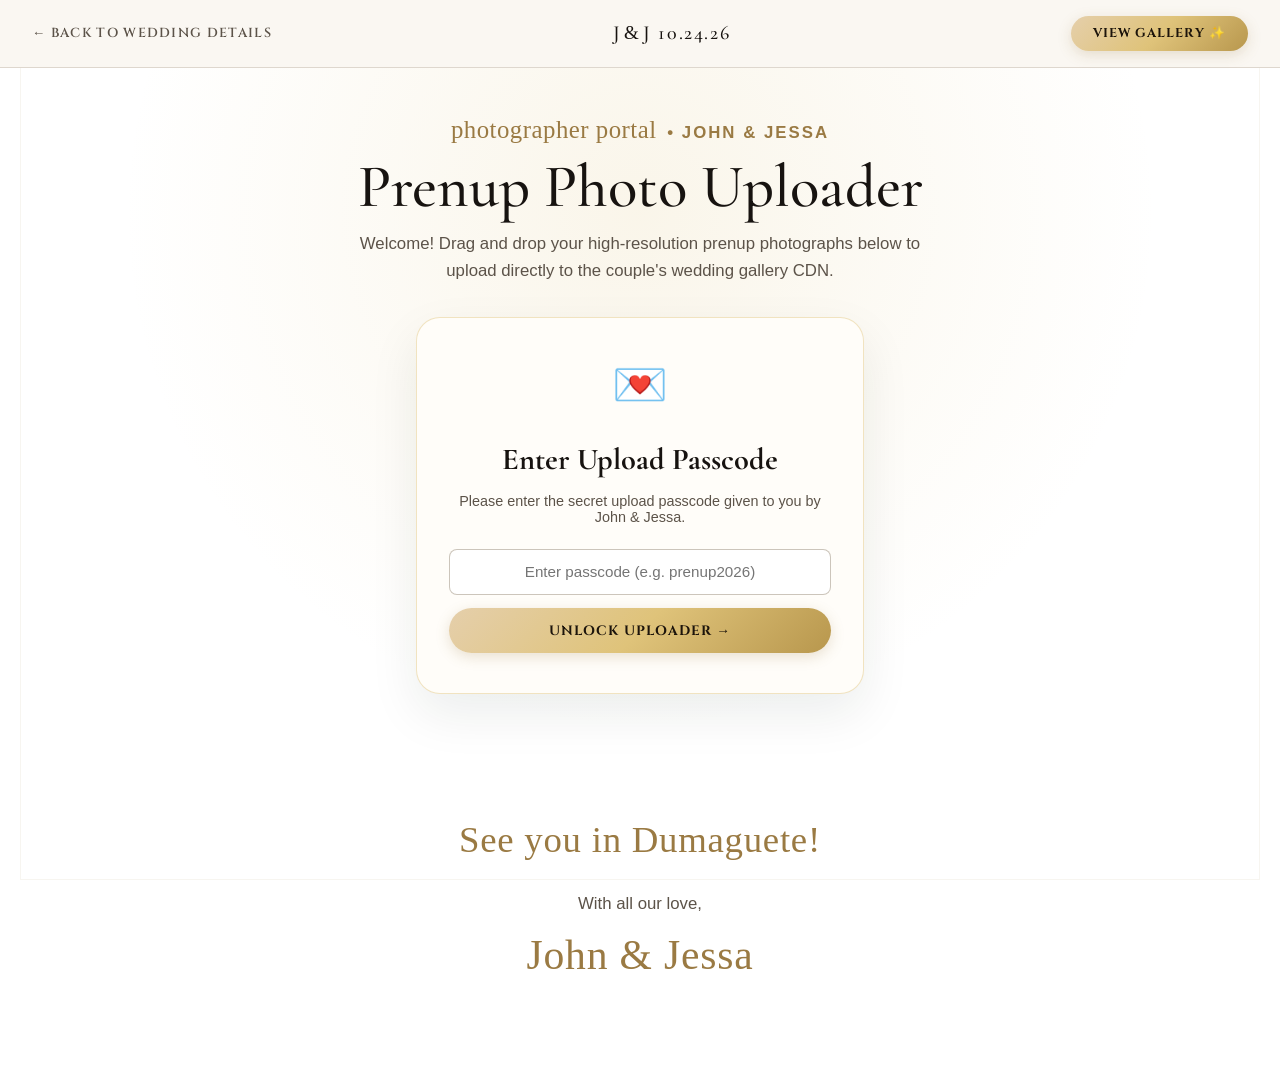
<file: upload.html>
<!DOCTYPE html>
<html lang="en">
  <head>
    <meta charset="UTF-8" />
    <meta name="viewport" content="width=device-width, initial-scale=1.0" />
    <title>Photographer Portal • Prenup Uploads • John &amp; Jessa • 10.24.26</title>
    <link rel="icon" type="image/svg+xml" href="favicon.svg" />
    <link rel="preconnect" href="https://fonts.googleapis.com" />
    <link rel="preconnect" href="https://fonts.gstatic.com" crossorigin />
    <link
      href="https://fonts.googleapis.com/css2?family=Cinzel:wght@400;500;600;700&family=Cormorant+Garamond:ital,wght@0,400;0,500;0,600;0,700;1,400;1,600&family=Montserrat:wght@300;400;500;600;700&family=Pinyon+Script&display=swap"
      rel="stylesheet"
    />
    <link rel="stylesheet" href="styles.css" />
  </head>
  <body class="page-upload">
    <!-- Topbar Navigation -->
    <header class="prenup-nav">
      <a href="index.html" class="nav-back-link">
        &larr; Back to Wedding Details
      </a>
      <a class="brand" href="index.html">J<span class="script-amp">&amp;</span>J 10.24.26</a>
      <div class="topbar-actions">
        <a class="nav-pill-btn" href="prenup.html">View Gallery ✨</a>
      </div>
    </header>

    <main class="uploader-main-section">
      <div class="uploader-wrapper">
        <!-- Section Heading -->
        <div class="section-heading" style="margin-bottom: 2rem;">
          <p class="eyebrow"><span class="script-accent">photographer portal</span> &bull; John &amp; Jessa</p>
          <h1 style="font-family: 'Cormorant Garamond', serif; font-size: clamp(2.4rem, 6vw, 3.8rem); font-weight: 500; color: var(--ink); margin: 0.25rem 0 0.5rem;">
            Prenup Photo Uploader
          </h1>
          <p style="color: var(--soft-ink); font-size: 1.05rem; max-width: 36rem; margin: 0 auto; line-height: 1.6;">
            Welcome! Drag and drop your high-resolution prenup photographs below to upload directly to the couple's wedding gallery CDN.
          </p>
        </div>

        <!-- Token Gate Box (if token missing in URL) -->
        <div id="tokenGateBox" class="uploader-gold-card" style="display: none; max-width: 28rem; margin: 0 auto; text-align: center; padding: 2.5rem 2rem;">
          <span style="font-size: 2.8rem; display: block; margin-bottom: 0.5rem;">💌</span>
          <h3 style="font-family: 'Cormorant Garamond', serif; font-size: 1.9rem; color: var(--ink); margin-bottom: 0.4rem;">
            Enter Upload Passcode
          </h3>
          <p style="color: var(--soft-ink); font-size: 0.9rem; margin-bottom: 1.5rem;">
            Please enter the secret upload passcode given to you by John &amp; Jessa.
          </p>
          <div style="display: flex; flex-direction: column; gap: 0.85rem;">
            <input
              type="password"
              id="tokenInput"
              placeholder="Enter passcode (e.g. prenup2026)"
              style="width: 100%; padding: 0.85rem 1rem; border-radius: 8px; border: 1px solid var(--rule-strong); background: #fff; color: var(--ink); font-size: 0.95rem; text-align: center;"
            />
            <button
              type="button"
              id="btnSubmitToken"
              class="nav-pill-btn"
              style="width: 100%; border: none; cursor: pointer; padding: 0.85rem; font-size: 0.85rem;"
            >
              Unlock Uploader &rarr;
            </button>
          </div>
        </div>

        <!-- Main Uploader App -->
        <div id="uploaderApp" class="uploader-gold-card">
          <!-- Botanical SVG Corners -->
          <div class="photo-floral-corner photo-floral-top-left" aria-hidden="true">
            <svg width="80" height="80" viewBox="0 0 100 100" fill="none" xmlns="http://www.w3.org/2000/svg">
              <path d="M8 85 Q30 45 85 12" stroke="#8a9780" stroke-width="2" stroke-linecap="round" />
              <path d="M42 38 C30 26 18 28 14 38 C10 44 22 52 36 44 Z" fill="#b1bda8" opacity="0.9" />
              <path d="M58 24 C46 12 34 14 30 22 C26 28 38 36 52 30 Z" fill="#9da993" opacity="0.9" />
              <path d="M76 14 C66 4 54 6 50 14 C46 20 56 28 70 21 Z" fill="#b8c3af" opacity="0.9" />
              <circle cx="26" cy="45" r="3.2" fill="#dfc37a" />
              <circle cx="45" cy="20" r="2.8" fill="#a4b09b" />
              <circle cx="66" cy="10" r="3.2" fill="#dfc37a" />
            </svg>
          </div>

          <div class="photo-floral-corner photo-floral-bottom-right" aria-hidden="true">
            <svg width="80" height="80" viewBox="0 0 100 100" fill="none" xmlns="http://www.w3.org/2000/svg">
              <path d="M92 15 Q70 55 15 88" stroke="#8a9780" stroke-width="2" stroke-linecap="round" />
              <path d="M58 62 C70 74 82 72 86 62 C90 56 78 48 64 56 Z" fill="#b1bda8" opacity="0.9" />
              <path d="M42 76 C54 88 66 86 70 78 C74 72 62 64 48 70 Z" fill="#9da993" opacity="0.9" />
              <path d="M24 86 C34 96 46 94 50 86 C54 80 44 72 30 79 Z" fill="#b8c3af" opacity="0.9" />
              <circle cx="74" cy="55" r="3.2" fill="#dfc37a" />
              <circle cx="55" cy="80" r="2.8" fill="#a4b09b" />
              <circle cx="34" cy="90" r="3.2" fill="#dfc37a" />
            </svg>
          </div>

          <!-- Drag & Drop Zone -->
          <div class="uploader-dropzone-elegant" id="dropzone">
            <div class="dropzone-badge-icon">📸</div>
            <h3 style="font-family: 'Cormorant Garamond', serif; font-size: 1.85rem; color: var(--ink); margin: 0.4rem 0 0.3rem;">
              Drag &amp; drop photos here
            </h3>
            <p style="color: var(--soft-ink); font-size: 0.92rem; margin: 0 0 1rem;">
              Supports high-resolution JPG, PNG, and WebP images.
            </p>
            <span class="choose-files-badge">Choose Photos from Computer &rarr;</span>
            <input type="file" id="fileInput" class="uploader-file-input" multiple accept="image/jpeg,image/png,image/webp,image/avif" />
          </div>

          <!-- Queue List -->
          <div class="uploader-queue" id="uploaderQueue" style="display: none; margin-top: 2rem;">
            <div class="uploader-queue-header">
              <strong style="font-family: 'Cinzel', serif; font-size: 0.95rem; letter-spacing: 0.1em; color: var(--ink);">
                Selected Photos (<span id="queueCount">0</span>)
              </strong>
              <button
                type="button"
                id="btnClearQueue"
                style="background: none; border: none; color: var(--soft-ink); font-size: 0.85rem; cursor: pointer; text-decoration: underline;"
              >
                Clear Selection
              </button>
            </div>

            <div id="fileListContainer">
              <!-- Dynamically populated files -->
            </div>

            <button type="button" class="nav-pill-btn" id="btnStartUpload" style="width: 100%; margin-top: 1.5rem; justify-content: center; font-size: 0.95rem; padding: 1rem; border: none; cursor: pointer;">
              Upload Photos to Gallery ✨
            </button>
          </div>

          <!-- Completion Banner -->
          <div id="uploadSuccessBanner" style="display: none; margin-top: 2rem; background: rgba(223, 195, 122, 0.15); border: 1px solid var(--gold); padding: 2rem; border-radius: 14px; text-align: center;">
            <span style="font-size: 2.8rem; display: block; margin-bottom: 0.5rem;">🎉</span>
            <h3 style="color: var(--ink); font-family: 'Cormorant Garamond', serif; font-size: 2rem; margin: 0 0 0.4rem;">
              All Photos Uploaded Successfully! ✨
            </h3>
            <p style="color: var(--soft-ink); font-size: 0.95rem; margin-bottom: 1.5rem;">
              Your photographs are now stored on AWS S3 and live on the wedding gallery page with CloudFront CDN caching.
            </p>
            <a
              href="prenup.html"
              class="nav-pill-btn"
              style="display: inline-flex;"
            >
              View Live Prenup Gallery &rarr;
            </a>
          </div>
        </div>

        <!-- Uploaded Photos Management Section -->
        <div id="uploadedManagerSection" class="uploader-gold-card" style="margin-top: 2.5rem; display: none;">
          <div style="display: flex; justify-content: space-between; align-items: center; margin-bottom: 1.5rem; border-bottom: 1px solid rgba(223, 195, 122, 0.3); padding-bottom: 0.75rem;">
            <div>
              <p class="eyebrow" style="margin: 0; font-size: 0.75rem;"><span class="script-accent">gallery management</span> &bull; Live Photos</p>
              <h3 style="font-family: 'Cormorant Garamond', serif; font-size: 1.6rem; color: var(--ink); margin: 0.2rem 0 0;">
                Currently Uploaded Photos (<span id="livePhotoCount">0</span>)
              </h3>
            </div>
            <button type="button" id="btnRefreshPhotos" style="background: rgba(0,0,0,0.03); border: 1px solid rgba(223, 195, 122, 0.4); padding: 0.4rem 0.9rem; border-radius: 999px; font-size: 0.78rem; font-family: 'Cinzel', serif; cursor: pointer; color: var(--soft-ink); letter-spacing: 0.05em;">
              ↻ Refresh
            </button>
          </div>

          <div id="uploadedPhotosGrid" style="display: grid; grid-template-columns: repeat(auto-fill, minmax(130px, 1fr)); gap: 1.1rem;">
            <!-- Live photos with delete button -->
          </div>
        </div>
      </div>
    </main>

    <!-- Romantic Closing Signoff -->
    <section class="section section-closing" style="padding-top: 2rem; padding-bottom: 4rem;">
      <div class="closing-content">
        <p class="closing-script script-accent">See you in Dumaguete!</p>
        <p class="closing-signoff">With all our love,<br /><strong class="closing-couple script-accent">John &amp; Jessa</strong></p>
      </div>
    </section>

    <script src="config.js"></script>
    <script src="upload.js"></script>
  </body>
</html>
</file>
<file: styles.css>
:root {
  --ivory: #f8f3ea;
  --ivory-deep: #efe6d7;
  --paper: #fffdf8;
  --ink: #171310;
  --soft-ink: #5c5349;
  --gold: #9a7a43;
  --gold-light: #dfc6a2;
  --rule: rgba(96, 75, 44, 0.18);
  --rule-strong: rgba(96, 75, 44, 0.32);
  --shadow-soft: 0 20px 45px rgba(28, 20, 11, 0.05);
  --shadow-card: 0 16px 40px rgba(28, 20, 11, 0.07);
  --max-width: 1120px;
  --content-width: 760px;
}

* {
  box-sizing: border-box;
}

html {
  scroll-behavior: smooth;
}

body {
  margin: 0;
  color: var(--ink);
  font-family: "Manrope", sans-serif;
  background: linear-gradient(180deg, #fffdf8 0%, #faf5ed 50%, var(--ivory) 100%);
  overflow-x: hidden;
}

body::before {
  content: "";
  position: fixed;
  inset: 20px;
  pointer-events: none;
  border: 1px solid rgba(154, 122, 67, 0.08);
  z-index: 100;
}

a {
  color: inherit;
  text-decoration: none;
}

/* Typography classes */
.brand,
.hero h1,
.hero-date,
.section-heading h2,
.faq-header h2,
.rsvp-title,
.rsvp-step-head h3,
.detail-card h3,
.timeline-card h3,
.venue-primary-name,
.closing-line,
.date-stamp span,
.photo-placeholder span {
  font-family: "Cormorant Garamond", serif;
}

.script-accent {
  font-family: "Alex Brush", cursive;
  font-weight: 400;
  font-style: normal;
  letter-spacing: 0.02em;
}

.script-amp,
.hero-amp {
  font-family: "Alex Brush", cursive;
  font-weight: 400;
  font-size: 0.95em;
  display: inline-block;
  margin: 0 0.15em;
  color: var(--gold-light);
}

.hero,
.section {
  position: relative;
  z-index: 1;
}

/* ==========================================================================
   HERO SECTION
   ========================================================================== */
.hero {
  max-width: none;
  min-height: 100vh;
  margin: 0;
  padding: 1.5rem 2rem 5rem;
  color: #fffdf8;
  background: #151e16;
  overflow: hidden;
  display: flex;
  flex-direction: column;
  justify-content: space-between;
  position: relative;
}

.hero-bg-wrapper {
  position: absolute;
  inset: 0;
  z-index: 0;
  overflow: hidden;
  pointer-events: none;
}

.hero-bg-img {
  width: 100%;
  height: 100%;
  object-fit: cover;
  object-position: center 40%;
  transform: scale(1.04) translate(35px, 15px);
}

.hero-bg-overlay {
  position: absolute;
  inset: 0;
  background:
    linear-gradient(180deg, rgba(12, 22, 16, 0.45) 0%, rgba(12, 22, 16, 0.18) 35%, rgba(12, 22, 16, 0.65) 100%),
    radial-gradient(circle at 50% 35%, rgba(223, 195, 122, 0.12) 0%, transparent 65%);
}

.topbar {
  display: flex;
  align-items: center;
  justify-content: space-between;
  gap: 1rem;
  position: relative;
  z-index: 5;
  max-width: 1440px;
  width: 100%;
  margin: 0 auto;
  padding: 0.5rem 0;
}

.brand {
  font-size: 1.25rem;
  font-weight: 500;
  letter-spacing: 0.08em;
  color: #fffdf8;
  transition: opacity 0.2s ease;
}

.brand:hover {
  opacity: 0.85;
}

.topbar-links {
  display: flex;
  gap: 1.8rem;
  color: rgba(255, 253, 248, 0.9);
  font-size: 0.95rem;
  letter-spacing: 0.02em;
}

.topbar-links a {
  transition: color 0.2s ease;
  position: relative;
}

.topbar-links a::after {
  content: "";
  position: absolute;
  bottom: -3px;
  left: 0;
  width: 0;
  height: 1px;
  background: var(--gold-light);
  transition: width 0.25s ease;
}

.topbar-links a:hover::after {
  width: 100%;
}

.topbar-actions {
  display: flex;
  justify-content: flex-end;
}

.hero-rsvp-button {
  display: inline-flex;
  align-items: center;
  justify-content: center;
  min-width: 6.8rem;
  min-height: 4.8rem;
  background: rgba(255, 253, 248, 0.95);
  color: var(--ink);
  box-shadow: 0 16px 36px rgba(12, 14, 11, 0.16);
  font-size: 0.95rem;
  font-weight: 700;
  letter-spacing: 0.05em;
  border-radius: 4px;
  transition: all 0.25s ease;
}

.hero-rsvp-button:hover {
  transform: translateY(-2px);
  background: #ffffff;
  box-shadow: 0 20px 42px rgba(12, 14, 11, 0.24);
}

.hero-inner {
  position: relative;
  z-index: 4;
  display: grid;
  place-items: center;
  max-width: 1440px;
  margin: auto auto;
  padding: 3rem 1rem 4rem;
}

.hero-copy {
  text-align: center;
}

.hero-tagline {
  margin: 0 0 0.5rem;
  font-size: clamp(2.1rem, 4vw, 3.2rem);
  color: #dfc37a;
  letter-spacing: 0.04em;
  text-shadow: 0 2px 14px rgba(0, 0, 0, 0.45), 0 0 24px rgba(223, 195, 122, 0.3);
  animation: fadeInDown 1s ease-out;
}

.hero h1 {
  margin: 0;
  font-size: clamp(5.6rem, 11vw, 9.5rem);
  line-height: 0.86;
  font-weight: 500;
  text-shadow: 0 4px 24px rgba(0, 0, 0, 0.3);
}

.hero-amp {
  color: #dfc37a;
  text-shadow: 0 2px 14px rgba(0, 0, 0, 0.45), 0 0 24px rgba(223, 195, 122, 0.3);
}

.hero-date {
  margin: 1.4rem 0 0;
  font-size: clamp(1.15rem, 2vw, 1.55rem);
  line-height: 1;
  font-weight: 500;
  letter-spacing: 0.34em;
  text-transform: uppercase;
  color: rgba(255, 253, 248, 0.95);
}

.countdown-card {
  max-width: 25rem;
  margin: 1.85rem auto 0;
  padding-top: 0;
  border-top: none;
}

.countdown-grid {
  display: grid;
  grid-template-columns: repeat(4, minmax(0, 1fr));
  gap: 0.75rem;
}

.countdown-unit {
  padding: 0.55rem 0.25rem;
  border-top: 1px solid rgba(255, 253, 248, 0.28);
  transition: transform 0.2s ease;
}

.countdown-unit strong {
  display: block;
  color: #fffdf8;
  font-size: clamp(1.2rem, 2.2vw, 1.55rem);
  line-height: 1;
  font-weight: 600;
}

.countdown-unit span {
  color: rgba(255, 253, 248, 0.82);
  font-size: 0.65rem;
  text-transform: uppercase;
  letter-spacing: 0.18em;
  margin-top: 0.25rem;
  display: block;
}

.hero-scroll-cue {
  display: inline-flex;
  flex-direction: column;
  align-items: center;
  gap: 0.35rem;
  color: rgba(255, 253, 248, 0.85);
  font-size: 0.8rem;
  letter-spacing: 0.16em;
  text-transform: uppercase;
  margin-top: 2.25rem;
  cursor: pointer;
  transition: all 0.3s ease;
}

.hero-scroll-cue:hover {
  color: #ffffff;
  transform: translateY(2px);
}

.scroll-arrow {
  font-size: 1.1rem;
  line-height: 1;
  animation: bounceSoft 2s ease-in-out infinite;
}

.hero-bottom-transition {
  position: absolute;
  bottom: 0;
  left: 0;
  right: 0;
  height: 48px;
  line-height: 0;
  overflow: hidden;
  pointer-events: none;
  z-index: 5;
}

.hero-bottom-transition svg {
  width: 100%;
  height: 100%;
  display: block;
}

/* ==========================================================================
   SCROLL REVEAL ANIMATIONS
   ========================================================================== */
.reveal {
  opacity: 0;
  transform: translateY(32px);
  transition: opacity 0.85s cubic-bezier(0.16, 1, 0.3, 1), transform 0.85s cubic-bezier(0.16, 1, 0.3, 1);
  will-change: opacity, transform;
}

.reveal.active {
  opacity: 1;
  transform: translateY(0);
}

/* Keyframes */
@keyframes bounceSoft {
  0%, 100% {
    transform: translateY(0);
  }
  50% {
    transform: translateY(6px);
  }
}

@keyframes floatGentle {
  0%, 100% {
    transform: translateY(0) rotate(0deg);
  }
  50% {
    transform: translateY(-6px) rotate(1deg);
  }
}

@keyframes fadeInDown {
  from {
    opacity: 0;
    transform: translateY(-15px);
  }
  to {
    opacity: 1;
    transform: translateY(0);
  }
}

/* ==========================================================================
   SECTION ESSENTIALS (DETAILS)
   ========================================================================== */
.section {
  max-width: var(--content-width);
  margin: 0 auto;
  padding: 5rem 1.5rem;
}

.section-essentials {
  max-width: 1240px;
  padding-top: 4.5rem;
}

.section-heading {
  text-align: center;
  margin-bottom: 3rem;
}

.section-heading .eyebrow {
  margin: 0 0 0.4rem;
  color: var(--gold);
  font-size: 1.05rem;
  font-weight: 600;
  letter-spacing: 0.12em;
  text-transform: uppercase;
}

.section-heading .eyebrow .script-accent {
  font-size: 1.55rem;
  text-transform: none;
  font-weight: 400;
  letter-spacing: 0.02em;
  margin-right: 0.25rem;
}

.section-heading h2 {
  margin: 0;
  font-size: clamp(2.8rem, 5.2vw, 4.4rem);
  line-height: 1.05;
  font-weight: 600;
  color: var(--ink);
}

.venue-stack {
  display: grid;
  gap: 5rem;
}

.venue-block {
  display: grid;
  grid-template-columns: minmax(0, 1.05fr) minmax(320px, 0.9fr);
  gap: 4rem;
  align-items: center;
}

.venue-block-reception {
  grid-template-columns: minmax(320px, 0.9fr) minmax(0, 1.05fr);
}

/* Floral Photo Framing */
.venue-photo-wrapper {
  position: relative;
  padding: 1.25rem;
  display: flex;
  justify-content: center;
  align-items: center;
}

.venue-frame-contour {
  position: absolute;
  inset: 0.25rem;
  border: 1.5px solid var(--rule-strong);
  border-radius: 14px;
  pointer-events: none;
  background: rgba(255, 253, 248, 0.4);
}

.venue-frame-contour::before {
  content: "";
  position: absolute;
  inset: 5px;
  border: 1px dashed rgba(154, 122, 67, 0.45);
  border-radius: 10px;
  pointer-events: none;
}

.venue-photo-inner {
  position: relative;
  z-index: 2;
  width: 100%;
  border-radius: 8px;
  overflow: hidden;
  background: #fffdf8;
  padding: 8px;
  box-shadow: 0 16px 40px rgba(28, 20, 11, 0.08);
  border: 1px solid var(--rule);
}

.venue-photo-inner img {
  display: block;
  width: 100%;
  aspect-ratio: 1.2 / 1;
  object-fit: cover;
  background: #eae1d2;
  border-radius: 6px;
  transition: transform 0.4s ease;
}

.venue-photo-wrapper:hover .venue-photo-inner img {
  transform: scale(1.02);
}

.photo-floral-corner {
  position: absolute;
  z-index: 6;
  pointer-events: none;
  filter: drop-shadow(0 4px 10px rgba(28, 20, 11, 0.12));
  transition: transform 0.3s ease;
}

.venue-photo-wrapper:hover .photo-floral-corner {
  transform: scale(1.04);
}

.photo-floral-top-left {
  top: -18px;
  left: -18px;
}

.photo-floral-bottom-right {
  bottom: -18px;
  right: -18px;
}

.photo-floral-top-right {
  top: -18px;
  right: -18px;
}

.photo-floral-bottom-left {
  bottom: -18px;
  left: -18px;
}

.venue-copy {
  text-align: center;
}

.venue-tagline {
  margin: 0 0 0.2rem;
  font-size: 1.95rem;
  color: var(--gold);
  line-height: 1.1;
}

.venue-copy h3 {
  margin: 0 0 0.35rem;
  font-size: clamp(2.4rem, 4vw, 3.2rem);
  font-weight: 600;
  color: var(--ink);
}

.venue-date {
  font-size: 1.1rem;
  font-weight: 600;
  color: var(--ink);
  margin: 0.2rem 0 0;
}

.venue-time {
  font-size: 1.55rem;
  color: var(--gold);
  font-weight: 600;
  margin: 0.1rem 0 0.5rem;
}

/* Emphasized Venue Name Badge */
.venue-name-badge {
  background: rgba(255, 253, 248, 0.94);
  border: 1px solid var(--rule-strong);
  border-top: 3px solid var(--gold);
  border-radius: 12px;
  padding: 1.35rem 1.6rem;
  margin: 1.25rem auto 1.25rem;
  box-shadow: 0 10px 30px rgba(28, 20, 11, 0.04);
  max-width: 25rem;
  text-align: center;
  transition: transform 0.25s ease, border-color 0.25s ease, box-shadow 0.25s ease;
}

.venue-name-badge:hover {
  transform: translateY(-2px);
  border-color: var(--gold);
  box-shadow: 0 14px 36px rgba(154, 122, 67, 0.12);
}

.venue-badge-eyebrow {
  font-size: 0.72rem;
  text-transform: uppercase;
  letter-spacing: 0.16em;
  font-weight: 700;
  color: var(--gold);
  display: block;
  margin-bottom: 0.35rem;
}

.venue-primary-name {
  font-size: clamp(1.55rem, 2.4vw, 1.95rem);
  font-weight: 600;
  color: var(--ink);
  margin: 0 0 0.2rem;
  line-height: 1.15;
}

.venue-secondary-name {
  font-size: 0.96rem;
  font-weight: 600;
  color: var(--gold);
  margin: 0 0 0.4rem;
  font-style: italic;
}

.venue-street-address {
  font-size: 0.88rem;
  color: var(--soft-ink);
  margin: 0;
  line-height: 1.5;
}

.venue-links {
  margin-top: 1.25rem;
}

.venue-link-btn {
  display: inline-flex;
  align-items: center;
  gap: 0.35rem;
  color: var(--ink);
  font-weight: 700;
  font-size: 0.92rem;
  letter-spacing: 0.05em;
  padding: 0.55rem 1.2rem;
  border: 1px solid var(--rule-strong);
  border-radius: 999px;
  background: var(--paper);
  transition: all 0.2s ease;
}

.venue-link-btn:hover {
  border-color: var(--ink);
  background: var(--ink);
  color: #fffdf9;
  transform: translateX(2px);
}

/* Dress code panel */
.dress-code-panel {
  display: grid;
  grid-template-columns: minmax(0, 0.95fr) minmax(0, 1.05fr);
  gap: 2rem;
  align-items: center;
  max-width: 900px;
  margin: 3.5rem auto 0;
  padding: 2.2rem;
  background: rgba(255, 253, 248, 0.9);
  border: 1px solid var(--rule-strong);
  border-radius: 12px;
  box-shadow: var(--shadow-soft);
}

.dress-code-label {
  margin: 0 0 0.25rem;
  color: var(--gold);
  font-size: 0.82rem;
  font-weight: 700;
  letter-spacing: 0.16em;
  text-transform: uppercase;
}

.dress-code-label .script-accent {
  font-size: 1.35rem;
  text-transform: none;
  letter-spacing: 0.02em;
}

.dress-code-copy h3 {
  margin: 0 0 0.5rem;
  font-family: "Cormorant Garamond", serif;
  font-size: clamp(1.6rem, 3vw, 2.2rem);
  font-weight: 600;
  color: var(--ink);
}

.dress-code-copy p {
  margin: 0;
  color: var(--soft-ink);
  line-height: 1.75;
  font-size: 0.95rem;
}

.bride-white-callout {
  display: inline-flex;
  align-items: center;
  gap: 0.45rem;
  background: rgba(154, 122, 67, 0.09);
  border: 1.5px dashed rgba(154, 122, 67, 0.5);
  border-radius: 999px;
  padding: 0.45rem 1.15rem;
  margin-top: 0.95rem;
  box-shadow: 0 4px 14px rgba(154, 122, 67, 0.08);
  transition: all 0.25s ease;
}

.bride-white-callout:hover {
  background: rgba(154, 122, 67, 0.15);
  border-color: var(--gold);
  transform: translateY(-2px);
  box-shadow: 0 6px 18px rgba(154, 122, 67, 0.14);
}

.bride-white-callout .ps-tag {
  font-size: 1.55rem;
  color: var(--gold);
  line-height: 1;
  font-weight: 400;
  margin-right: 0.15rem;
}

.bride-white-callout .ps-text {
  font-size: 0.92rem;
  font-weight: 700;
  color: var(--ink);
  letter-spacing: 0.01em;
}

.bride-white-callout .sparkle-emoji {
  font-size: 1.1rem;
  display: inline-block;
  animation: bounceSoft 2.5s ease-in-out infinite;
}

.dress-swatches {
  display: grid;
  grid-template-columns: repeat(5, minmax(0, 1fr));
  gap: 0.8rem;
}

.dress-swatch {
  text-align: center;
}

.dress-color {
  display: block;
  width: 100%;
  max-width: 4rem;
  aspect-ratio: 1;
  border-radius: 50%;
  margin: 0 auto 0.5rem;
  border: 1px solid rgba(96, 75, 44, 0.12);
  box-shadow: 0 4px 10px rgba(0, 0, 0, 0.06);
  transition: transform 0.25s ease, box-shadow 0.25s ease;
}

.dress-swatch:hover .dress-color {
  transform: translateY(-3px) scale(1.06);
  box-shadow: 0 6px 14px rgba(154, 122, 67, 0.25);
}

.dress-swatch small {
  color: var(--soft-ink);
  font-size: 0.68rem;
  letter-spacing: 0.12em;
  text-transform: uppercase;
  font-weight: 600;
}

.swatch-beige { background: #d8c3aa; }
.swatch-ivory { background: #f5efe6; }
.swatch-champagne { background: #e6d4bb; }
.swatch-gold { background: linear-gradient(145deg, #b9964c, #dfc37a); }
.swatch-eucalyptus { background: #a9af9b; }

/* ==========================================================================
   SECTION FAQ (WEDDING DETAILS)
   ========================================================================== */
.section-faq {
  max-width: 1200px;
  padding: 5rem 1.5rem 6rem;
}

.faq-layout {
  display: grid;
  grid-template-columns: minmax(320px, 0.9fr) minmax(380px, 1.25fr);
  gap: 4.5rem;
  align-items: center;
}

.faq-visual {
  display: flex;
  justify-content: center;
  position: relative;
}

.faq-arch-frame {
  position: relative;
  width: min(100%, 25rem);
  margin: 0 auto;
  padding: 0;
}

.faq-arch-contour {
  position: absolute;
  inset: -16px;
  border: 1.5px solid var(--rule-strong);
  border-top-left-radius: calc(14rem + 16px);
  border-top-right-radius: calc(14rem + 16px);
  border-bottom-left-radius: 16px;
  border-bottom-right-radius: 16px;
  pointer-events: none;
}

.faq-arch-contour::before {
  content: "";
  position: absolute;
  inset: 6px;
  border: 1px dashed rgba(154, 122, 67, 0.45);
  border-top-left-radius: calc(14rem + 10px);
  border-top-right-radius: calc(14rem + 10px);
  border-bottom-left-radius: 10px;
  border-bottom-right-radius: 10px;
  pointer-events: none;
}

.faq-arch {
  position: relative;
  z-index: 2;
  border: 1px solid var(--rule);
  border-top-left-radius: 14rem;
  border-top-right-radius: 14rem;
  border-bottom-left-radius: 8px;
  border-bottom-right-radius: 8px;
  background: rgba(255, 253, 248, 0.95);
  padding: 0.65rem;
  box-shadow: 0 16px 40px rgba(28, 20, 11, 0.08);
}

.faq-arch::before {
  content: "";
  position: absolute;
  inset: 0.45rem;
  border: 1px solid rgba(96, 75, 44, 0.15);
  border-top-left-radius: calc(14rem - 0.45rem);
  border-top-right-radius: calc(14rem - 0.45rem);
  border-bottom-left-radius: 4px;
  border-bottom-right-radius: 4px;
  pointer-events: none;
}

.faq-arch img {
  display: block;
  width: 100%;
  aspect-ratio: 0.82 / 1;
  object-fit: cover;
  border-top-left-radius: calc(14rem - 0.65rem);
  border-top-right-radius: calc(14rem - 0.65rem);
  border-bottom-left-radius: 4px;
  border-bottom-right-radius: 4px;
}

.faq-header {
  margin-bottom: 0.75rem;
}

.faq-cherub {
  color: var(--gold);
  margin-bottom: 0.35rem;
  display: inline-block;
  animation: floatGentle 5s ease-in-out infinite;
}

.faq-header h2 {
  font-size: clamp(2.6rem, 4.5vw, 3.6rem);
  font-weight: 500;
  line-height: 1.05;
  margin: 0.2rem 0 0.5rem;
  color: var(--ink);
}

.faq-eyebrow {
  font-family: "Manrope", sans-serif;
  font-size: 0.78rem;
  font-weight: 700;
  letter-spacing: 0.16em;
  text-transform: uppercase;
  color: var(--soft-ink);
  margin: 0 0 1rem;
}

.faq-eyebrow .script-accent {
  font-size: 1.35rem;
  color: var(--gold);
  text-transform: none;
  letter-spacing: 0.02em;
  margin-right: 0.25rem;
}

.faq-intro {
  max-width: 33rem;
  margin: 0 0 1.6rem;
  color: var(--soft-ink);
  font-size: 0.95rem;
  line-height: 1.8;
}

.faq-list {
  display: flex;
  flex-direction: column;
  gap: 0.75rem;
}

.faq-item {
  border: 1px solid var(--rule-strong);
  background: rgba(255, 253, 248, 0.95);
  border-radius: 8px;
  transition: border-color 0.2s ease, box-shadow 0.2s ease;
  overflow: hidden;
}

.faq-item.is-open {
  border-color: rgba(154, 122, 67, 0.65);
  box-shadow: 0 6px 20px rgba(28, 20, 11, 0.05);
}

.faq-summary {
  width: 100%;
  display: flex;
  align-items: center;
  justify-content: space-between;
  padding: 1.1rem 1.35rem;
  background: transparent;
  border: none;
  cursor: pointer;
  text-align: left;
  font-family: "Cormorant Garamond", serif;
  font-size: 1.32rem;
  font-weight: 600;
  color: var(--ink);
  user-select: none;
  transition: color 0.15s ease;
}

.faq-summary:hover {
  color: var(--gold);
}

.faq-icon {
  display: inline-flex;
  align-items: center;
  justify-content: center;
  font-family: "Manrope", sans-serif;
  font-size: 1.35rem;
  font-weight: 300;
  color: var(--gold);
  margin-left: 0.75rem;
  flex-shrink: 0;
  width: 22px;
  height: 22px;
  transition: transform 0.25s ease;
}

.faq-icon::after {
  content: "+";
  line-height: 1;
}

.faq-item.is-open .faq-icon::after {
  content: "−";
}

.faq-item.is-open .faq-icon {
  transform: rotate(180deg);
}

.faq-collapse {
  display: grid;
  grid-template-rows: 0fr;
  transition: grid-template-rows 0.22s cubic-bezier(0.2, 0, 0, 1);
}

.faq-item.is-open .faq-collapse {
  grid-template-rows: 1fr;
}

.faq-collapse-inner {
  overflow: hidden;
}

.faq-body {
  padding: 0 1.35rem 1.25rem;
  opacity: 0;
  transform: translateY(-4px);
  transition: opacity 0.18s ease, transform 0.18s ease;
}

.faq-item.is-open .faq-body {
  opacity: 1;
  transform: translateY(0);
}

.faq-body p {
  margin: 0;
  color: var(--soft-ink);
  font-family: "Manrope", sans-serif;
  font-size: 0.94rem;
  line-height: 1.75;
}

.faq-body a {
  color: var(--gold);
  font-weight: 600;
  text-decoration: underline;
  text-underline-offset: 3px;
}

/* ==========================================================================
   SECTION RSVP
   ========================================================================== */
.section-rsvp {
  max-width: 860px;
  padding: 5rem 1.5rem 4rem;
}

.rsvp-header {
  text-align: center;
  margin-bottom: 2rem;
}

.rsvp-floral-wrapper {
  display: flex;
  justify-content: center;
  margin-bottom: 1rem;
}

.rsvp-floral {
  max-width: 100%;
  height: auto;
  display: block;
}

.rsvp-title {
  font-family: "Cormorant Garamond", serif;
  font-size: clamp(3.2rem, 6vw, 4.8rem);
  font-weight: 500;
  margin: 0;
  letter-spacing: 0.02em;
  color: var(--ink);
}

.rsvp-script-sub {
  margin: -0.2rem 0 0.5rem;
  font-size: 1.85rem;
  color: var(--gold);
  line-height: 1;
}

.rsvp-intro-copy {
  max-width: 34rem;
  margin: 0.75rem auto 0;
  color: var(--soft-ink);
  font-size: 0.96rem;
  line-height: 1.8;
}

.rsvp-intro-copy p {
  margin: 0 0 0.35rem;
}

.rsvp-deadline {
  color: var(--ink);
  font-size: 1rem;
  margin-top: 0.85rem !important;
}

.rsvp-card-container {
  max-width: 520px;
  margin: 2rem auto 2.5rem;
  background: rgba(255, 253, 248, 0.96);
  border: 1px solid var(--rule-strong);
  border-radius: 14px;
  padding: 2.5rem 2.25rem;
  box-shadow: var(--shadow-card);
  transition: all 0.3s ease;
}

.rsvp-step-head {
  text-align: center;
  margin-bottom: 1.5rem;
}

.rsvp-step-head h3 {
  font-family: "Cormorant Garamond", serif;
  font-size: 1.85rem;
  font-weight: 600;
  margin: 0 0 0.35rem;
  color: var(--ink);
}

.rsvp-step-head p {
  color: var(--soft-ink);
  font-size: 0.88rem;
  margin: 0;
  line-height: 1.6;
}

.rsvp-field {
  margin-bottom: 1.25rem;
  text-align: left;
}

.rsvp-field label {
  display: block;
  font-size: 0.84rem;
  font-weight: 700;
  color: var(--ink);
  margin-bottom: 0.4rem;
}

.field-label-bold {
  font-size: 0.95rem !important;
}

.rsvp-field input[type="text"] {
  width: 100%;
  border: 1px solid var(--rule-strong);
  border-radius: 8px;
  padding: 0.85rem 1.1rem;
  background: #ffffff;
  color: var(--ink);
  font: inherit;
  font-size: 0.95rem;
  box-sizing: border-box;
  transition: border-color 0.2s ease, box-shadow 0.2s ease;
}

.rsvp-field input:focus {
  outline: none;
  border-color: var(--gold);
  box-shadow: 0 0 0 3px rgba(154, 122, 67, 0.15);
}

.rsvp-results-list {
  margin-top: 0.85rem;
  display: flex;
  flex-direction: column;
  gap: 0.5rem;
}

.rsvp-guest-row {
  display: flex;
  align-items: center;
  justify-content: space-between;
  padding: 0.85rem 1.1rem;
  border: 1px solid var(--rule-strong);
  border-radius: 8px;
  background: #ffffff;
  cursor: pointer;
  transition: all 0.2s ease;
}

.rsvp-guest-row:hover {
  border-color: var(--gold);
  background: rgba(248, 243, 234, 0.6);
  transform: translateX(2px);
}

.rsvp-guest-row-info strong {
  display: block;
  font-size: 0.98rem;
  color: var(--ink);
}

.rsvp-guest-row-info span {
  font-size: 0.8rem;
  color: var(--soft-ink);
}

.selected-guest-banner {
  display: flex;
  align-items: center;
  justify-content: space-between;
  padding: 0.85rem 1.1rem;
  background: rgba(154, 122, 67, 0.08);
  border: 1px solid rgba(154, 122, 67, 0.25);
  border-radius: 8px;
  margin-bottom: 1.5rem;
}

.selected-guest-banner small {
  display: block;
  font-size: 0.72rem;
  font-weight: 700;
  text-transform: uppercase;
  letter-spacing: 0.1em;
  color: var(--gold);
}

.selected-guest-banner strong {
  font-size: 1.15rem;
  color: var(--ink);
}

.link-btn {
  background: transparent;
  border: none;
  color: var(--gold);
  font-weight: 700;
  font-size: 0.85rem;
  text-decoration: underline;
  text-underline-offset: 3px;
  cursor: pointer;
  padding: 0.4rem;
}

.attendance-toggle-group {
  display: grid;
  grid-template-columns: 1fr 1fr;
  gap: 0.85rem;
  margin-top: 0.5rem;
}

.attendance-toggle-card {
  position: relative;
  cursor: pointer;
}

.attendance-toggle-card input[type="radio"] {
  position: absolute;
  opacity: 0;
  pointer-events: none;
}

.toggle-card-content {
  border: 1.5px solid var(--rule-strong);
  border-radius: 10px;
  padding: 1.25rem 0.9rem;
  text-align: center;
  background: #ffffff;
  transition: all 0.2s ease;
  display: flex;
  flex-direction: column;
  align-items: center;
  gap: 0.2rem;
}

.attendance-toggle-card input:checked + .toggle-card-content {
  border-color: var(--gold);
  background: rgba(248, 243, 234, 0.85);
  box-shadow: 0 4px 18px rgba(154, 122, 67, 0.18);
  transform: translateY(-2px);
}

.toggle-icon {
  font-size: 1.4rem;
  line-height: 1;
  margin-bottom: 0.25rem;
}

.toggle-card-content strong {
  font-size: 1rem;
  color: var(--ink);
}

.toggle-card-content small {
  font-size: 0.78rem;
  color: var(--soft-ink);
}

.button {
  appearance: none;
  border: none;
  border-radius: 999px;
  background: var(--ink);
  color: #fffdf9;
  padding: 0.92rem 1.25rem;
  font: inherit;
  font-weight: 700;
  cursor: pointer;
  transition: all 0.2s ease;
}

.button:hover {
  background: #2b2520;
  box-shadow: 0 4px 12px rgba(23, 19, 16, 0.15);
}

.rsvp-submit-btn {
  width: 100%;
  margin-top: 1.25rem;
  padding: 0.95rem 1.25rem;
  font-size: 0.98rem;
}

.rsvp-success-box {
  text-align: center;
  padding: 1rem 0.5rem;
  animation: fadeInDown 0.6s ease-out;
}

.success-icon {
  font-size: 3.2rem;
  margin-bottom: 0.75rem;
}

.rsvp-success-box h3 {
  font-family: "Cormorant Garamond", serif;
  font-size: 2.3rem;
  margin: 0 0 0.5rem;
  color: var(--ink);
}

.success-status {
  font-size: 1.1rem;
  color: var(--gold);
  margin-bottom: 0.5rem;
}

.success-subnote {
  color: var(--soft-ink);
  font-size: 0.95rem;
  line-height: 1.7;
  max-width: 26rem;
  margin: 0 auto 1.25rem;
}

.button-outline-pill {
  appearance: none;
  border: 1.5px solid var(--ink);
  border-radius: 999px;
  background: transparent;
  color: var(--ink);
  padding: 0.75rem 2.2rem;
  font: inherit;
  font-size: 0.92rem;
  font-weight: 700;
  cursor: pointer;
  transition: all 0.2s ease;
  display: inline-flex;
  align-items: center;
  justify-content: center;
}

.button-outline-pill:hover {
  background: var(--ink);
  color: #fffdf9;
}

/* ==========================================================================
   SECTION WISHES & LOVE NOTES GUESTBOOK
   ========================================================================== */
.section-wishes {
  max-width: 1200px;
  padding: 4.5rem 1.5rem 5rem;
}

.wishes-intro {
  max-width: 32rem;
  margin: 0.5rem auto 1.5rem;
  text-align: center;
  color: var(--soft-ink);
  font-size: 0.95rem;
  line-height: 1.7;
}

.wishes-action-bar {
  display: flex;
  justify-content: center;
  margin-bottom: 2.5rem;
}

.button-gold-pill {
  appearance: none;
  background: linear-gradient(135deg, #e5cfab 0%, #dfc37a 50%, #b8974d 100%);
  color: #1c140b;
  font-family: inherit;
  font-size: 1rem;
  font-weight: 700;
  border: none;
  border-radius: 999px;
  padding: 0.85rem 2.2rem;
  cursor: pointer;
  box-shadow: 0 8px 24px rgba(154, 122, 67, 0.25);
  transition: all 0.25s ease;
  display: inline-flex;
  align-items: center;
  gap: 0.5rem;
}

.button-gold-pill:hover {
  transform: translateY(-2px) scale(1.02);
  box-shadow: 0 12px 32px rgba(154, 122, 67, 0.38);
}

.wishes-board {
  display: grid;
  grid-template-columns: repeat(auto-fill, minmax(280px, 1fr));
  gap: 1.75rem;
  max-width: 1100px;
  margin: 0 auto;
}

.wish-card {
  background: #fffdf8;
  border: 1px solid var(--rule-strong);
  border-radius: 12px;
  padding: 1.5rem 1.35rem 1.25rem;
  box-shadow: 0 8px 24px rgba(28, 20, 11, 0.05);
  position: relative;
  display: flex;
  flex-direction: column;
  justify-content: space-between;
  transition: transform 0.25s ease, box-shadow 0.25s ease, border-color 0.25s ease;
}

.wishes-board .wish-card:nth-child(3n+1) {
  transform: rotate(-0.75deg);
}

.wishes-board .wish-card:nth-child(3n+2) {
  transform: rotate(0.85deg);
}

.wishes-board .wish-card:nth-child(3n+3) {
  transform: rotate(-0.4deg);
}

.wishes-board .wish-card:hover {
  transform: translateY(-4px) scale(1.015) rotate(0deg);
  box-shadow: 0 14px 32px rgba(154, 122, 67, 0.16);
  border-color: rgba(154, 122, 67, 0.6);
  z-index: 5;
}

/* Washi tape on top center */
.wish-card::before {
  content: "";
  position: absolute;
  top: -7px;
  left: 50%;
  transform: translateX(-50%);
  width: 44px;
  height: 13px;
  background: rgba(223, 195, 122, 0.6);
  border-radius: 2px;
  border-left: 1px dashed rgba(184, 151, 77, 0.4);
  border-right: 1px dashed rgba(184, 151, 77, 0.4);
}

.wish-vibe-tag {
  align-self: flex-start;
  font-size: 0.72rem;
  font-weight: 700;
  text-transform: uppercase;
  letter-spacing: 0.06em;
  color: var(--gold);
  background: rgba(154, 122, 67, 0.09);
  padding: 0.2rem 0.65rem;
  border-radius: 999px;
  margin-bottom: 0.85rem;
}

.wish-text {
  font-family: "Cormorant Garamond", serif;
  font-size: 1.28rem;
  font-style: italic;
  color: var(--ink);
  line-height: 1.55;
  margin: 0 0 1.15rem;
  flex-grow: 1;
}

.wish-footer {
  display: flex;
  align-items: center;
  justify-content: space-between;
  border-top: 1px dashed var(--rule);
  padding-top: 0.75rem;
  margin-top: 0.4rem;
}

.wish-author {
  font-family: "Manrope", sans-serif;
  font-size: 0.88rem;
  font-weight: 700;
  color: var(--ink);
}

.wish-time {
  font-size: 0.72rem;
  color: var(--soft-ink);
  display: block;
  margin-top: 0.1rem;
}

.wish-like-btn {
  display: inline-flex;
  align-items: center;
  gap: 0.35rem;
  background: rgba(154, 122, 67, 0.08);
  border: 1px solid var(--rule);
  border-radius: 999px;
  padding: 0.25rem 0.65rem;
  font-size: 0.78rem;
  font-weight: 600;
  color: var(--ink);
  cursor: pointer;
  transition: all 0.2s ease;
}

.wish-like-btn:hover {
  background: rgba(230, 80, 80, 0.12);
  border-color: rgba(230, 80, 80, 0.4);
  transform: scale(1.08);
}

.wish-card-add-prompt {
  display: flex;
  flex-direction: column;
  align-items: center;
  justify-content: center;
  min-height: 180px;
  border: 2px dashed rgba(154, 122, 67, 0.45);
  background: rgba(255, 253, 248, 0.6);
  border-radius: 12px;
  text-align: center;
  padding: 1.5rem;
  cursor: pointer;
  transition: all 0.25s ease;
}

.wish-card-add-prompt:hover {
  background: rgba(255, 253, 248, 0.95);
  border-color: var(--gold);
  transform: translateY(-3px);
  box-shadow: 0 10px 26px rgba(154, 122, 67, 0.12);
}

.wish-add-icon {
  font-size: 2rem;
  margin-bottom: 0.35rem;
  display: block;
}

.wish-card-add-prompt strong {
  font-size: 1.05rem;
  color: var(--ink);
  display: block;
}

.wish-card-add-prompt p {
  margin: 0.2rem 0 0;
  font-size: 0.84rem;
  color: var(--soft-ink);
}

/* Wish Modal */
.wish-modal {
  position: fixed;
  inset: 0;
  z-index: 10000;
  display: flex;
  align-items: center;
  justify-content: center;
  padding: 1.5rem;
  opacity: 0;
  pointer-events: none;
  transition: opacity 0.25s ease;
}

.wish-modal.is-active {
  opacity: 1;
  pointer-events: auto;
}

.wish-modal-backdrop {
  position: absolute;
  inset: 0;
  background: rgba(20, 27, 21, 0.65);
  backdrop-filter: blur(5px);
}

.wish-modal-dialog {
  position: relative;
  z-index: 2;
  width: 100%;
  max-width: 480px;
  background: #fffdf8;
  border: 1px solid var(--rule-strong);
  border-radius: 16px;
  padding: 2.2rem 2rem 2rem;
  box-shadow: 0 24px 60px rgba(0, 0, 0, 0.25);
  transform: translateY(20px) scale(0.96);
  transition: transform 0.25s cubic-bezier(0.16, 1, 0.3, 1);
}

.wish-modal.is-active .wish-modal-dialog {
  transform: translateY(0) scale(1);
}

.wish-modal-close {
  position: absolute;
  top: 0.85rem;
  right: 1.1rem;
  font-size: 1.85rem;
  background: none;
  border: none;
  cursor: pointer;
  color: var(--soft-ink);
  line-height: 1;
  transition: color 0.2s ease;
}

.wish-modal-close:hover {
  color: var(--ink);
}

.wish-modal-head {
  text-align: center;
  margin-bottom: 1.5rem;
}

.wish-modal-head .modal-icon {
  font-size: 2.2rem;
  display: block;
  margin-bottom: 0.2rem;
}

.wish-modal-head h3 {
  margin: 0;
  font-family: "Cormorant Garamond", serif;
  font-size: 2rem;
  font-weight: 600;
  color: var(--ink);
}

.wish-modal-head .modal-sub {
  font-size: 1.4rem;
  color: var(--gold);
  margin: 0;
}

.wish-vibe-picker {
  margin-top: 1rem;
}

.vibe-tags-group {
  display: grid;
  grid-template-columns: repeat(2, 1fr);
  gap: 0.5rem;
  margin-top: 0.35rem;
}

.vibe-chip {
  display: flex;
  align-items: center;
  border: 1px solid var(--rule-strong);
  border-radius: 8px;
  padding: 0.5rem 0.75rem;
  font-size: 0.82rem;
  font-weight: 600;
  color: var(--ink);
  cursor: pointer;
  background: var(--paper);
  transition: all 0.2s ease;
}

.vibe-chip input {
  display: none;
}

.vibe-chip:has(input:checked) {
  background: rgba(154, 122, 67, 0.16);
  border-color: var(--gold);
  color: var(--ink);
  font-weight: 700;
}

/* ==========================================================================
   SECTION CLOSING
   ========================================================================== */
.section-closing {
  padding: 2rem 1.5rem 6rem;
}

.closing-content {
  text-align: center;
  max-width: 38rem;
  margin: 0 auto;
}

.closing-script {
  font-size: 2.3rem;
  color: var(--gold);
  margin: 0 0 0.75rem;
  line-height: 1;
}

.closing-line {
  margin: 0 auto;
  font-size: clamp(2rem, 3.8vw, 3rem);
  line-height: 1.18;
  font-weight: 600;
  color: var(--ink);
}

.closing-signoff {
  color: var(--soft-ink);
  font-size: 1.05rem;
  margin-top: 2rem;
  line-height: 1.6;
}

.closing-couple {
  font-size: 2.6rem;
  color: var(--gold);
  display: inline-block;
  margin-top: 0.25rem;
}

/* Sticky RSVP CTA */
.sticky-rsvp-cta {
  position: fixed;
  right: 1.5rem;
  bottom: 1.5rem;
  z-index: 90;
  padding: 0.9rem 1.4rem;
  border-radius: 999px;
  background: rgba(23, 19, 16, 0.94);
  color: #fffdf9;
  font-size: 0.82rem;
  font-weight: 700;
  text-transform: uppercase;
  letter-spacing: 0.14em;
  box-shadow: 0 16px 36px rgba(23, 19, 16, 0.22);
  transition: transform 0.2s ease, opacity 0.3s ease;
  backdrop-filter: blur(8px);
}

.sticky-rsvp-cta:hover {
  transform: translateY(-2px);
  background: #000000;
}

/* Confetti Canvas */
.confetti-canvas {
  position: fixed;
  inset: 0;
  width: 100vw;
  height: 100vh;
  pointer-events: none;
  z-index: 9999;
}

/* ==========================================================================
   RESPONSIVE MEDIA QUERIES
   ========================================================================== */
@media (max-width: 860px) {
  .hero-bottom-transition {
    height: 32px;
  }

  .dress-code-panel {
    grid-template-columns: 1fr;
    gap: 1.5rem;
    padding: 1.75rem;
  }

  .faq-layout {
    grid-template-columns: 1fr;
    gap: 3rem;
  }

  .venue-block,
  .venue-block-reception {
    grid-template-columns: 1fr;
    gap: 2rem;
  }

  .venue-block-reception .venue-copy {
    order: 1;
  }

  .venue-block-reception .venue-photo {
    order: 2;
  }
}

@media (max-width: 780px) {
  body::before {
    inset: 10px;
  }

  .hero,
  .section {
    padding-left: 1.25rem;
    padding-right: 1.25rem;
  }

  .hero {
    padding-top: 1rem;
  }

  .topbar {
    flex-direction: column;
    align-items: stretch;
    text-align: center;
    gap: 0.75rem;
  }

  .topbar-links {
    justify-content: center;
    flex-wrap: wrap;
    gap: 1.25rem;
  }

  .topbar-actions {
    justify-content: center;
  }

  .hero-rsvp-button {
    min-height: 3.5rem;
    min-width: 8rem;
    border-radius: 999px;
  }

  .hero-bg-img {
    object-position: center 25%;
    transform: scale(1.08) translate(35px, 0px);
  }

  .hero-inner {
    padding-top: 1.5rem;
    padding-bottom: 2.5rem;
  }

  .hero h1 {
    display: flex;
    flex-direction: column;
    align-items: center;
    justify-content: center;
    font-size: clamp(3.2rem, 13vw, 4.6rem);
    line-height: 0.88;
    margin: 0.2rem 0;
  }

  .hero-name {
    display: block;
  }

  .hero-amp {
    display: block;
    font-size: 0.65em;
    line-height: 1;
    margin: 0.15rem 0;
  }

  .hero-date {
    font-size: 1rem;
    letter-spacing: 0.24em;
  }

  .countdown-grid {
    grid-template-columns: repeat(2, minmax(0, 1fr));
  }

  .dress-swatches {
    grid-template-columns: repeat(3, minmax(0, 1fr));
  }
}

@media (max-width: 560px) {
  .countdown-grid {
    grid-template-columns: repeat(2, minmax(0, 1fr));
  }

  .dress-swatches {
    grid-template-columns: repeat(2, minmax(0, 1fr));
  }

  .sticky-rsvp-cta {
    left: 1.25rem;
    right: 1.25rem;
    bottom: 1.25rem;
    text-align: center;
  }

  .rsvp-card-container {
    padding: 1.75rem 1.25rem;
  }

  .attendance-toggle-group {
    grid-template-columns: 1fr;
  }
}

/* ==========================================================================
   PRENUP PHOTO GALLERY STYLES
   ========================================================================== */
.prenup-nav {
  display: flex;
  justify-content: space-between;
  align-items: center;
  padding: 1rem 2rem;
  background: rgba(250, 247, 242, 0.94);
  border-bottom: 1px solid var(--rule);
  position: sticky;
  top: 0;
  z-index: 100;
  backdrop-filter: blur(12px);
}

.nav-back-link,
.back-link {
  display: inline-flex;
  align-items: center;
  gap: 0.5rem;
  color: var(--soft-ink);
  text-decoration: none;
  font-family: "Cinzel", serif;
  font-size: 0.82rem;
  letter-spacing: 0.1em;
  text-transform: uppercase;
  font-weight: 600;
  transition: color 0.2s ease, transform 0.2s ease;
}

.nav-back-link:hover,
.back-link:hover {
  color: var(--gold-dark);
  transform: translateX(-3px);
}

.nav-pill-btn {
  display: inline-flex;
  align-items: center;
  justify-content: center;
  padding: 0.55rem 1.4rem;
  background: linear-gradient(135deg, #e5cfab 0%, #dfc37a 50%, #b8974d 100%);
  color: #1c140b;
  font-family: "Cinzel", serif;
  font-size: 0.8rem;
  font-weight: 700;
  letter-spacing: 0.08em;
  text-transform: uppercase;
  text-decoration: none;
  border-radius: 999px;
  box-shadow: 0 4px 14px rgba(154, 122, 67, 0.22);
  transition: all 0.25s ease;
}

.nav-pill-btn:hover {
  transform: translateY(-1px);
  box-shadow: 0 6px 20px rgba(154, 122, 67, 0.35);
  color: #12261e;
}

.prenup-hero {
  text-align: center;
  padding: 4.5rem 1.5rem 2.5rem;
  background: radial-gradient(circle at 50% 30%, rgba(223, 195, 122, 0.15) 0%, transparent 70%);
}

.prenup-hero h1 {
  font-family: "Cormorant Garamond", serif;
  font-size: clamp(2.8rem, 7vw, 4.5rem);
  font-weight: 500;
  color: var(--ink);
  margin: 0.25rem 0 0.75rem;
  letter-spacing: -0.01em;
}

.prenup-hero .hero-sub {
  font-size: 1.15rem;
  color: var(--soft-ink);
  max-width: 38rem;
  margin: 0 auto;
  line-height: 1.6;
}

.photo-count-pill {
  display: inline-flex;
  align-items: center;
  gap: 0.4rem;
  background: rgba(223, 195, 122, 0.18);
  border: 1px solid rgba(223, 195, 122, 0.45);
  color: var(--ink);
  font-size: 0.85rem;
  font-weight: 600;
  padding: 0.35rem 0.9rem;
  border-radius: 999px;
  margin-top: 1.25rem;
}

.gallery-container {
  max-width: 1280px;
  margin: 0 auto;
  padding: 2rem 1.5rem 6rem;
}

.gallery-masonry {
  column-count: 3;
  column-gap: 1.75rem;
}

@media (max-width: 960px) {
  .gallery-masonry {
    column-count: 2;
    column-gap: 1.25rem;
  }
}

@media (max-width: 600px) {
  .gallery-masonry {
    column-count: 1;
  }
}

.gallery-item {
  break-inside: avoid;
  margin-bottom: 1.75rem;
  position: relative;
  border-radius: 14px;
  overflow: hidden;
  background: #fff;
  box-shadow: 0 12px 32px rgba(18, 38, 30, 0.08);
  border: 1px solid rgba(223, 195, 122, 0.3);
  cursor: pointer;
  transform: translateY(0);
  transition: transform 0.35s cubic-bezier(0.16, 1, 0.3, 1), box-shadow 0.35s ease;
}

.gallery-item:hover {
  transform: translateY(-6px);
  box-shadow: 0 20px 45px rgba(18, 38, 30, 0.16);
  border-color: var(--gold);
}

.gallery-item img {
  width: 100%;
  height: auto;
  display: block;
  transition: transform 0.5s cubic-bezier(0.16, 1, 0.3, 1);
}

.gallery-item:hover img {
  transform: scale(1.04);
}

.gallery-item-overlay {
  position: absolute;
  inset: 0;
  background: linear-gradient(to top, rgba(18, 38, 30, 0.85) 0%, rgba(18, 38, 30, 0.2) 50%, transparent 100%);
  opacity: 0;
  display: flex;
  flex-direction: column;
  justify-content: flex-end;
  padding: 1.5rem;
  transition: opacity 0.3s ease;
}

.gallery-item:hover .gallery-item-overlay {
  opacity: 1;
}

.gallery-item-caption {
  color: #fff;
  font-family: "Cormorant Garamond", serif;
  font-size: 1.35rem;
  font-weight: 500;
  margin: 0;
  text-shadow: 0 2px 4px rgba(0,0,0,0.5);
}

.gallery-item-zoom-icon {
  position: absolute;
  top: 1rem;
  right: 1rem;
  width: 2.2rem;
  height: 2.2rem;
  background: rgba(255, 255, 255, 0.85);
  color: var(--ink);
  border-radius: 50%;
  display: flex;
  align-items: center;
  justify-content: center;
  font-size: 1rem;
  box-shadow: 0 4px 12px rgba(0,0,0,0.2);
}

.prenup-nav .brand {
  color: var(--ink);
}

.prenup-nav .brand .script-amp {
  color: var(--gold-dark);
}

/* Empty State */
.gallery-empty {
  column-span: all;
  -webkit-column-span: all;
  width: 100%;
  max-width: 36rem;
  margin: 1.5rem auto 4rem;
  text-align: center;
  padding: 3.5rem 2.5rem;
  background: #fffdf9;
  border: 1px solid rgba(223, 195, 122, 0.45);
  border-radius: 24px;
  box-shadow: 0 20px 48px rgba(18, 38, 30, 0.06);
  position: relative;
}

@media (max-width: 600px) {
  .gallery-empty {
    padding: 2.5rem 1.5rem;
  }
}

.gallery-empty .empty-icon-badge {
  width: 4.5rem;
  height: 4.5rem;
  font-size: 2.4rem;
  background: #fff;
  border: 1px solid rgba(223, 195, 122, 0.5);
  box-shadow: 0 8px 24px rgba(223, 195, 122, 0.25);
  border-radius: 50%;
  display: flex;
  align-items: center;
  justify-content: center;
  margin: 0 auto 1.25rem;
}

.gallery-empty h3 {
  font-family: "Cormorant Garamond", serif;
  font-size: 2.2rem;
  font-weight: 500;
  color: var(--ink);
  margin: 0 0 0.6rem;
}

.gallery-empty p {
  color: var(--soft-ink);
  font-size: 0.98rem;
  line-height: 1.65;
  max-width: 28rem;
  margin: 0 auto;
}

/* Lightbox Modal */
.lightbox-modal {
  position: fixed;
  inset: 0;
  z-index: 9999;
  background: rgba(10, 22, 18, 0.94);
  backdrop-filter: blur(12px);
  display: flex;
  align-items: center;
  justify-content: center;
  opacity: 0;
  pointer-events: none;
  transition: opacity 0.25s ease;
}

.lightbox-modal.is-active {
  opacity: 1;
  pointer-events: auto;
}

.lightbox-content {
  position: relative;
  max-width: 90vw;
  max-height: 88vh;
  display: flex;
  flex-direction: column;
  align-items: center;
}

.lightbox-img {
  max-width: 100%;
  max-height: 78vh;
  object-fit: contain;
  border-radius: 8px;
  box-shadow: 0 20px 60px rgba(0, 0, 0, 0.6);
  border: 1px solid rgba(223, 195, 122, 0.3);
  user-select: none;
}

.lightbox-bar {
  margin-top: 1rem;
  text-align: center;
  color: #fff;
}

.lightbox-caption {
  font-family: "Cormorant Garamond", serif;
  font-size: 1.4rem;
  color: var(--gold);
  margin: 0;
}

.lightbox-counter {
  font-size: 0.85rem;
  color: rgba(255, 255, 255, 0.7);
  letter-spacing: 0.1em;
}

.lightbox-close-btn,
.lightbox-prev-btn,
.lightbox-next-btn {
  position: absolute;
  background: rgba(255, 255, 255, 0.15);
  color: #fff;
  border: 1px solid rgba(255, 255, 255, 0.25);
  border-radius: 50%;
  cursor: pointer;
  display: flex;
  align-items: center;
  justify-content: center;
  transition: background 0.2s ease, transform 0.2s ease, color 0.2s ease;
}

.lightbox-close-btn:hover,
.lightbox-prev-btn:hover,
.lightbox-next-btn:hover {
  background: var(--gold);
  color: var(--ink);
  transform: scale(1.1);
}

.lightbox-close-btn {
  top: 1.5rem;
  right: 1.5rem;
  width: 3rem;
  height: 3rem;
  font-size: 1.6rem;
}

.lightbox-prev-btn {
  left: 1.5rem;
  top: 50%;
  transform: translateY(-50%);
  width: 3.2rem;
  height: 3.2rem;
  font-size: 1.5rem;
}

.lightbox-next-btn {
  right: 1.5rem;
  top: 50%;
  transform: translateY(-50%);
  width: 3.2rem;
  height: 3.2rem;
  font-size: 1.5rem;
}

@media (max-width: 768px) {
  .lightbox-prev-btn {
    left: 0.75rem;
    width: 2.5rem;
    height: 2.5rem;
  }
  .lightbox-next-btn {
    right: 0.75rem;
    width: 2.5rem;
    height: 2.5rem;
  }
  .lightbox-close-btn {
    top: 1rem;
    right: 1rem;
    width: 2.5rem;
    height: 2.5rem;
  }
}

/* ==========================================================================
   PHOTOGRAPHER UPLOADER STYLES (WEDDING LUXURY AESTHETIC)
   ========================================================================== */
.page-upload {
  background: var(--bg-cream);
  color: var(--ink);
  min-height: 100vh;
}

.uploader-main-section {
  padding: 3rem 1.5rem 6rem;
  background: radial-gradient(circle at 50% 20%, rgba(223, 195, 122, 0.16) 0%, transparent 60%);
}

.uploader-wrapper {
  max-width: 48rem;
  margin: 0 auto;
}

.uploader-gold-card {
  position: relative;
  background: #fffdf9;
  border: 1px solid rgba(223, 195, 122, 0.45);
  border-radius: 24px;
  padding: 3rem 2.5rem;
  box-shadow: 0 20px 50px rgba(18, 38, 30, 0.08);
}

@media (max-width: 600px) {
  .uploader-gold-card {
    padding: 2rem 1.25rem;
  }
}

.uploader-dropzone-elegant {
  border: 2px dashed rgba(223, 195, 122, 0.7);
  background: rgba(223, 195, 122, 0.06);
  border-radius: 18px;
  padding: 3.5rem 2rem;
  text-align: center;
  cursor: pointer;
  transition: background 0.25s ease, border-color 0.25s ease, transform 0.25s ease;
}

.uploader-dropzone-elegant:hover,
.uploader-dropzone-elegant.is-dragover {
  background: rgba(223, 195, 122, 0.15);
  border-color: var(--gold-dark);
  transform: scale(1.01);
}

.dropzone-badge-icon {
  font-size: 2.8rem;
  width: 4.5rem;
  height: 4.5rem;
  background: #fff;
  border: 1px solid rgba(223, 195, 122, 0.5);
  box-shadow: 0 8px 20px rgba(223, 195, 122, 0.2);
  border-radius: 50%;
  display: flex;
  align-items: center;
  justify-content: center;
  margin: 0 auto 1rem;
}

.choose-files-badge {
  display: inline-flex;
  align-items: center;
  gap: 0.5rem;
  padding: 0.8rem 1.8rem;
  background: linear-gradient(135deg, #e5cfab 0%, #dfc37a 50%, #b8974d 100%);
  color: #1c140b;
  font-family: "Cinzel", serif;
  font-size: 0.82rem;
  font-weight: 700;
  letter-spacing: 0.08em;
  text-transform: uppercase;
  border-radius: 999px;
  box-shadow: 0 6px 18px rgba(154, 122, 67, 0.22);
  margin-top: 0.5rem;
  transition: all 0.25s ease;
  user-select: none;
}

.uploader-dropzone-elegant:hover .choose-files-badge {
  transform: translateY(-2px);
  box-shadow: 0 10px 24px rgba(154, 122, 67, 0.35);
}

.uploader-file-item {
  display: flex;
  align-items: center;
  gap: 1rem;
  background: #fff;
  border: 1px solid rgba(223, 195, 122, 0.3);
  padding: 0.85rem 1.15rem;
  border-radius: 12px;
  margin-bottom: 0.85rem;
  box-shadow: 0 4px 12px rgba(18, 38, 30, 0.04);
}

.uploader-thumb {
  width: 54px;
  height: 54px;
  object-fit: cover;
  border-radius: 8px;
  border: 1px solid rgba(223, 195, 122, 0.5);
}

.uploader-filename {
  display: block;
  font-weight: 600;
  color: var(--ink);
  font-size: 0.92rem;
  white-space: nowrap;
  overflow: hidden;
  text-overflow: ellipsis;
}

.uploader-filesize {
  font-size: 0.8rem;
  color: var(--soft-ink);
}

.uploader-item-progress {
  width: 100%;
  height: 6px;
  background: rgba(0, 0, 0, 0.08);
  border-radius: 999px;
  overflow: hidden;
  margin-top: 0.4rem;
}

.uploader-item-progress-fill {
  height: 100%;
  background: linear-gradient(90deg, #dfc37a, #b89742);
  width: 0%;
  transition: width 0.2s ease;
}

.uploader-status-badge {
  font-size: 0.75rem;
  font-weight: 700;
  padding: 0.3rem 0.75rem;
  border-radius: 999px;
  text-transform: uppercase;
  letter-spacing: 0.06em;
}

.uploader-status-badge.queued {
  background: rgba(0, 0, 0, 0.06);
  color: var(--soft-ink);
}
.uploader-status-badge.uploading {
  background: rgba(223, 195, 122, 0.25);
  color: var(--gold-dark);
}
.uploader-status-badge.success {
  background: rgba(46, 125, 50, 0.15);
  color: #2e7d32;
  border: 1px solid rgba(46, 125, 50, 0.3);
}
.uploader-status-badge.error {
  background: rgba(211, 47, 47, 0.15);
  color: #c62828;
}
</file>
